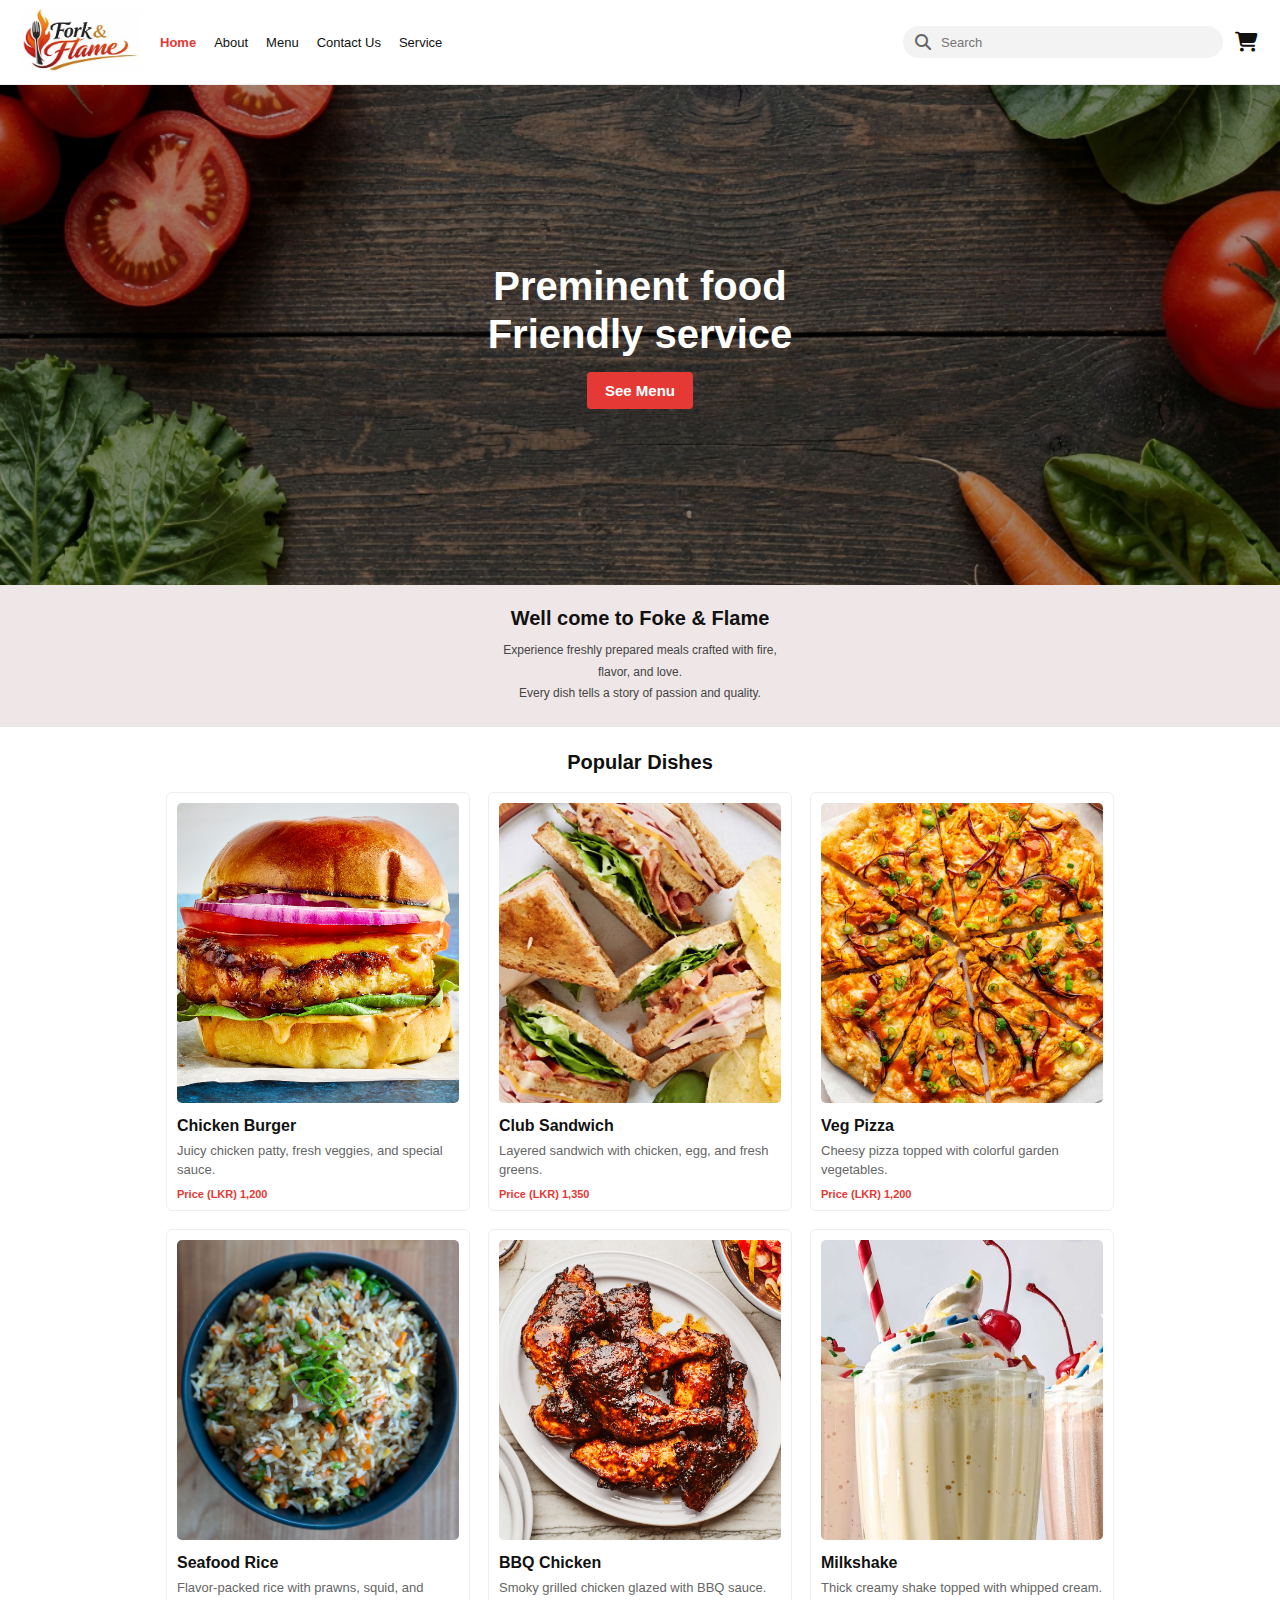
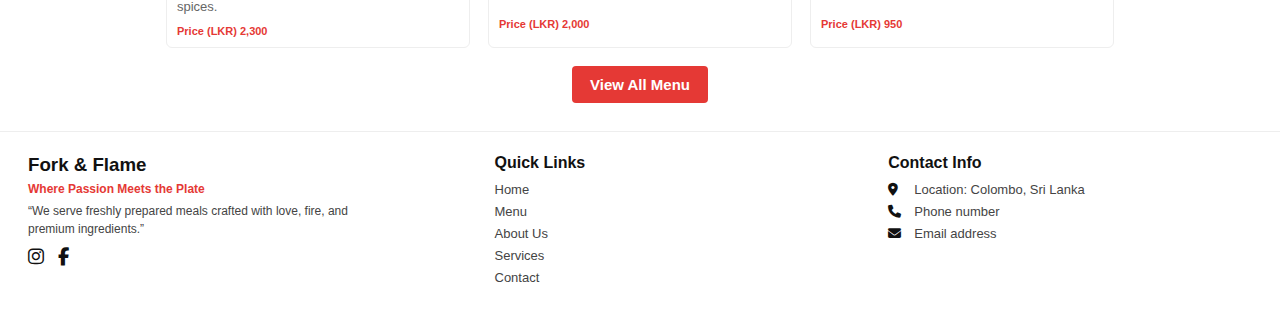
<file: Home.html>
<!DOCTYPE html>
<html lang="en">
<head>
  <meta charset="UTF-8" />
  <meta name="viewport" content="width=device-width, initial-scale=1.0"/>
  <title>Fork & Flame - Home</title>

  <link rel="stylesheet" href="https://cdnjs.cloudflare.com/ajax/libs/font-awesome/6.5.0/css/all.min.css"/>
  <link rel="stylesheet" href="css/Home.css"/>
</head>
<body>

  <!-- HEADER -->
  <header class="topbar">
    <div class="brand">
      <img src="Restaurant images/logoo.jpeg" class="brand-logo" alt="Fork & Flame Logo">
    </div>

    <nav class="nav">
      <a class="active" href="Home.html">Home</a>
      <a href="About.html">About</a>
      <a href="Menu.html">Menu</a>
      <a href="Contact.html">Contact Us</a>
      <a href="Services.html">Service</a>
    </nav>

    <div class="right-area">
      <div class="search-wrap">
        <i class="fa-solid fa-magnifying-glass"></i>
        <input id="searchInput" type="text" placeholder="Search" />
      </div>

      <button class="icon-btn" id="cartBtn" aria-label="Cart">
        <i class="fa-solid fa-cart-shopping"></i>
      </button>
    </div>
  </header>

  <!-- HERO -->
  <section class="hero">
    <div class="hero-inner">
      <h1>
        Preminent food<br/>
        Friendly service
      </h1>
      <button class="btn btn-hero" id="seeMenuBtn">See Menu</button>
    </div>
  </section>

  <!-- WELCOME -->
  <section class="welcome">
    <h2>Well come to Foke &amp; Flame</h2>
    <p>
      Experience freshly prepared meals crafted with fire,<br/>
      flavor, and love.<br/>
      Every dish tells a story of passion and quality.
    </p>
  </section>

  <!-- POPULAR DISHES -->
  <section class="popular" id="popular">
    <h2>Popular Dishes</h2>

    <div class="grid">
      <!-- Card 1 -->
      <div class="dish">
        <img src="Restaurant images/burger.avif" alt="Burger">
        <h3>Chicken Burger</h3>
        <p>Juicy chicken patty, fresh veggies, and special sauce.</p>
        <div class="price">Price (LKR) 1,200</div>
      </div>

      <!-- Card 2 -->
      <div class="dish">
        <img src="Restaurant images/sandwich.avif" alt="Sandwich">
        <h3>Club Sandwich</h3>
        <p>Layered sandwich with chicken, egg, and fresh greens.</p>
        <div class="price">Price (LKR) 1,350</div>
      </div>

      <!-- Card 3 -->
      <div class="dish">
        <img src="Restaurant images/pizza.jpg" alt="Pizza">
        <h3>Veg Pizza</h3>
        <p>Cheesy pizza topped with colorful garden vegetables.</p>
        <div class="price">Price (LKR) 1,200</div>
      </div>

      <!-- Card 4 -->
      <div class="dish">
        <img src="Restaurant images/fried_Rice.jpg" alt="Fried Rice">
        <h3>Seafood Rice</h3>
        <p>Flavor-packed rice with prawns, squid, and spices.</p>
        <div class="price">Price (LKR) 2,300</div>
      </div>

      <!-- Card 5 -->
      <div class="dish">
        <img src="Restaurant images/BBQ.webp" alt="Chicken">
        <h3>BBQ Chicken</h3>
        <p>Smoky grilled chicken glazed with BBQ sauce.</p>
        <div class="price">Price (LKR) 2,000</div>
      </div>

      <!-- Card 6 -->
      <div class="dish">
        <img src="Restaurant images/milkshake.jpg" alt="Milkshake">
        <h3>Milkshake</h3>
        <p>Thick creamy shake topped with whipped cream.</p>
        <div class="price">Price (LKR) 950</div>
      </div>
    </div>

    <div class="center">
      <a class="btn btn-main" href="Menu.html">View All Menu</a>
    </div>
  </section>

  <!-- FOOTER -->
  <footer class="footer">
    <div class="footer-col">
      <h3>Fork &amp; Flame</h3>
      <p class="tagline">Where Passion Meets the Plate</p>
      <p class="quote">“We serve freshly prepared meals crafted with love, fire, and premium ingredients.”</p>

      <div class="social">
        <i class="fa-brands fa-instagram"></i>
        <i class="fa-brands fa-facebook-f"></i>
      </div>
    </div>

    <div class="footer-col">
      <h4>Quick Links</h4>
      <ul>
        <li><a href="home.html">Home</a></li>
        <li><a href="menu.html">Menu</a></li>
        <li><a href="about.html">About Us</a></li>
        <li><a href="services.html">Services</a></li>
        <li><a href="contact.html">Contact</a></li>
      </ul>
    </div>

    <div class="footer-col">
      <h4>Contact Info</h4>
      <ul class="contact">
        <li><i class="fa-solid fa-location-dot"></i> Location: Colombo, Sri Lanka</li>
        <li><i class="fa-solid fa-phone"></i> Phone number</li>
        <li><i class="fa-solid fa-envelope"></i> Email address</li>
      </ul>
    </div>
  </footer>

  <script src="js/Home.js"></script>
</body>
</html>
</file>
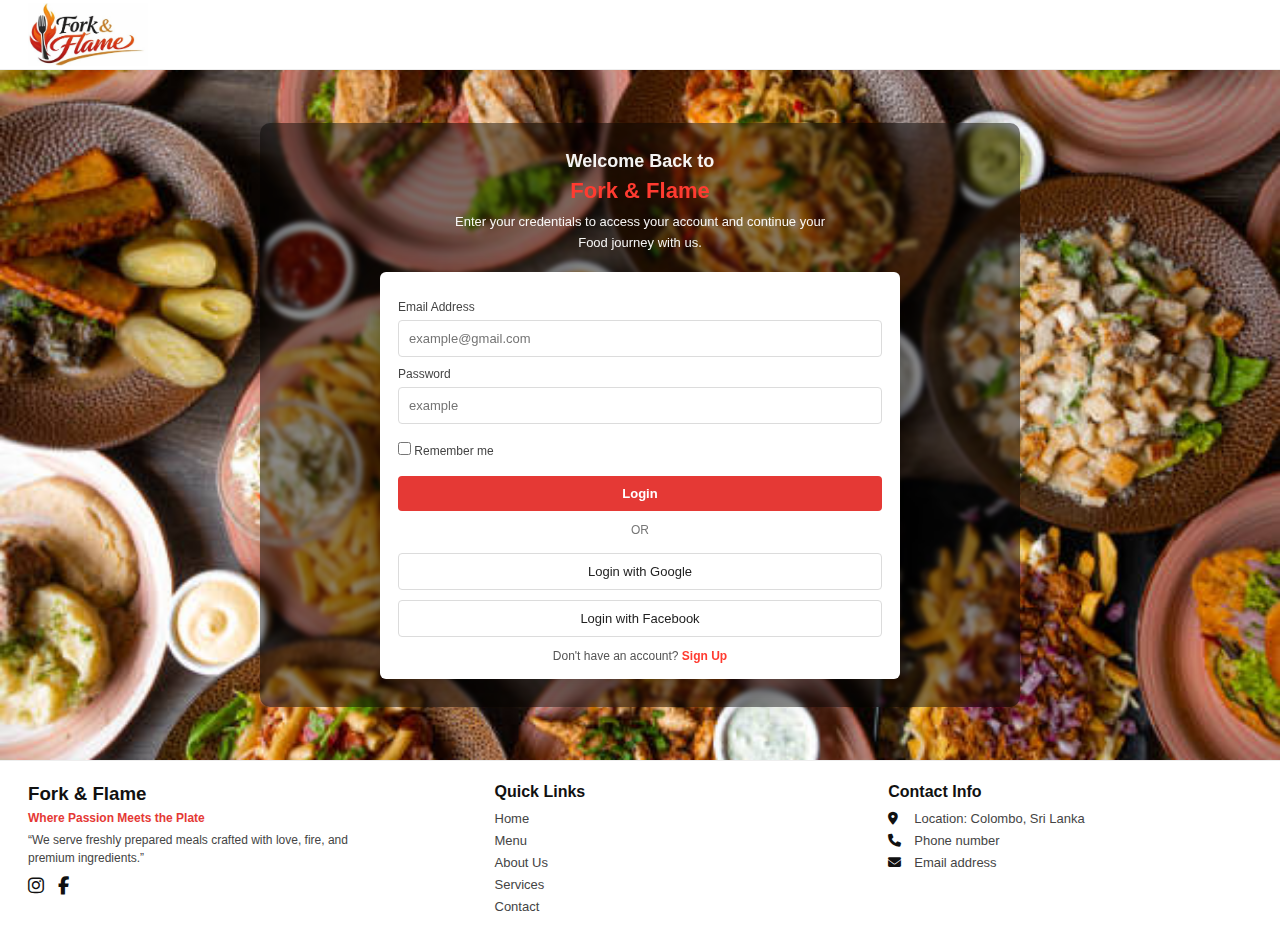
<file: Login.html>
<!DOCTYPE html>
<html lang="en">
<head>
  <meta charset="UTF-8" />
  <meta name="viewport" content="width=device-width, initial-scale=1.0"/>
  <title>Fork & Flame - Login</title>

  <!-- Icons -->
  <link rel="stylesheet" href="https://cdnjs.cloudflare.com/ajax/libs/font-awesome/6.5.0/css/all.min.css"/>

  <link rel="stylesheet" href="css/Login.css" />
</head>
<body>

  <!-- HEADER -->
  <header class="topbar">
    <div class="brand">
      <img src="Restaurant images/logoo.jpeg" alt="Fork & Flame Logo" class="brand-logo">
    </div>
  </header>

  <!-- HERO / LOGIN -->
  <main class="hero">
    <div class="overlay"></div>

    <section class="login-area">
      <h2>Welcome Back to</h2>
      <h1>Fork &amp; Flame</h1>
      <p>Enter your credentials to access your account and continue your<br/>Food journey with us.</p>

      <div class="card">
        <form id="loginForm">
          <label>Email Address</label>
          <input id="email" type="email" placeholder="example@gmail.com" />

          <label>Password</label>
          <input id="password" type="password" placeholder="example" />

          <div class="row">
            <label class="remember">
              <input id="remember" type="checkbox" />
              <span>Remember me</span>
            </label>
          </div>

          <button type="submit" class="btn btn-primary" >Login</button>

          <div class="or">OR</div>

          <button type="button" class="btn btn-outline" id="googleBtn">Login with Google</button>
          <button type="button" class="btn btn-outline" id="fbBtn">Login with Facebook</button>

          <div class="signup">
            Don't have an account?
            <a href="Register.html">Sign Up</a>
          </div>
        </form>
      </div>
    </section>
  </main>

  <!-- FOOTER -->
  <footer class="footer">
    <div class="footer-col">
      <h3>Fork &amp; Flame</h3>
      <p class="tagline">Where Passion Meets the Plate</p>
      <p class="quote">“We serve freshly prepared meals crafted with love, fire, and premium ingredients.”</p>

      <div class="social">
        <i class="fa-brands fa-instagram"></i>
        <i class="fa-brands fa-facebook-f"></i>
      </div>
    </div>

    <div class="footer-col">
      <h4>Quick Links</h4>
      <ul>
        <li><a href="home.html">Home</a></li>
        <li><a href="menu.html">Menu</a></li>
        <li><a href="about.html">About Us</a></li>
        <li><a href="services.html">Services</a></li>
        <li><a href="contact.html">Contact</a></li>
      </ul>
    </div>

    <div class="footer-col">
      <h4>Contact Info</h4>
      <ul class="contact">
        <li><i class="fa-solid fa-location-dot"></i> Location: Colombo, Sri Lanka</li>
        <li><i class="fa-solid fa-phone"></i> Phone number</li>
        <li><i class="fa-solid fa-envelope"></i> Email address</li>
      </ul>
    </div>
  </footer>

  <script src="js/Login.js"></script>
</body>
</html>
</file>
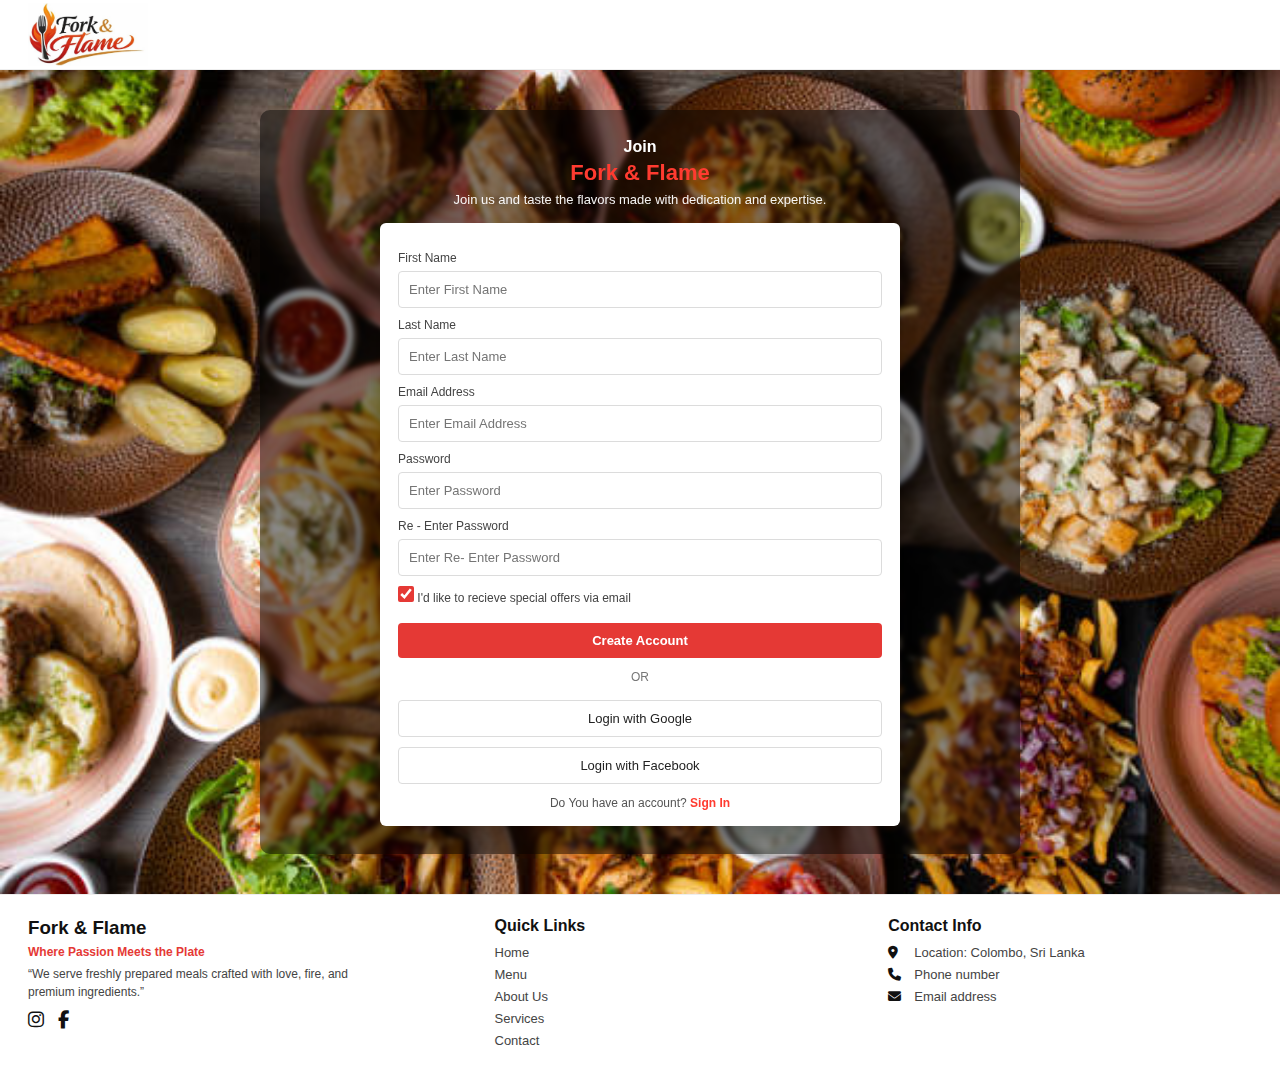
<file: Register.html>
<!DOCTYPE html>
<html lang="en">
<head>
  <meta charset="UTF-8" />
  <meta name="viewport" content="width=device-width, initial-scale=1.0"/>
  <title>Fork & Flame - Sign Up</title>

  <link rel="stylesheet" href="https://cdnjs.cloudflare.com/ajax/libs/font-awesome/6.5.0/css/all.min.css"/>
  <link rel="stylesheet" href="css/Register.css" />
</head>
<body>

  <!-- HEADER -->
  <header class="topbar">
    <div class="brand">
      <img src="Restaurant images/logoo.jpeg" alt="Fork & Flame Logo" class="brand-logo">
    </div>
  </header>

  <!-- HERO -->
  <main class="hero">
    <div class="overlay"></div>
    <section class="signup-area">

      <div class="intro">
        <h2>Join</h2>
        <h1>Fork &amp; Flame</h1>
        <p>Join us and taste the flavors made with dedication and expertise.</p>
      </div>

      <div class="card">
        <form id="signupForm">

          <label>First Name</label>
          <input id="firstName" type="text" placeholder="Enter First Name" />

          <label>Last Name</label>
          <input id="lastName" type="text" placeholder="Enter Last Name" />

          <label>Email Address</label>
          <input id="email" type="email" placeholder="Enter Email Address" />

          <label>Password</label>
          <input id="password" type="password" placeholder="Enter Password" />

          <label>Re - Enter Password</label>
          <input id="confirmPassword" type="password" placeholder="Enter Re- Enter Password" />

          <label class="checkbox-row">
            <input id="offers" type="checkbox" checked />
            <span>I'd like to recieve special offers via email</span>
          </label>

          <button type="submit" class="btn btn-primary">Create Account</button>

          <div class="or">OR</div>

          <button type="button" class="btn btn-outline" id="googleBtn">Login with Google</button>
          <button type="button" class="btn btn-outline" id="fbBtn">Login with Facebook</button>

          <div class="signin">
            Do You have an account?
            <a href="login.html">Sign In</a>
          </div>

        </form>
      </div>

    </section>
  </main>

  <!-- FOOTER -->
  <footer class="footer">
    <div class="footer-col">
      <h3>Fork &amp; Flame</h3>
      <p class="tagline">Where Passion Meets the Plate</p>
      <p class="quote">“We serve freshly prepared meals crafted with love, fire, and premium ingredients.”</p>

      <div class="social">
        <i class="fa-brands fa-instagram"></i>
        <i class="fa-brands fa-facebook-f"></i>
      </div>
    </div>

    <div class="footer-col">
      <h4>Quick Links</h4>
      <ul>
        <li><a href="home.html">Home</a></li>
        <li><a href="menu.html">Menu</a></li>
        <li><a href="about.html">About Us</a></li>
        <li><a href="services.html">Services</a></li>
        <li><a href="contact.html">Contact</a></li>
      </ul>
    </div>

    <div class="footer-col">
      <h4>Contact Info</h4>
      <ul class="contact">
        <li><i class="fa-solid fa-location-dot"></i> Location: Colombo, Sri Lanka</li>
        <li><i class="fa-solid fa-phone"></i> Phone number</li>
        <li><i class="fa-solid fa-envelope"></i> Email address</li>
      </ul>
    </div>
  </footer>

  <script src="js/Register.js"></script>
</body>
</html>
</file>
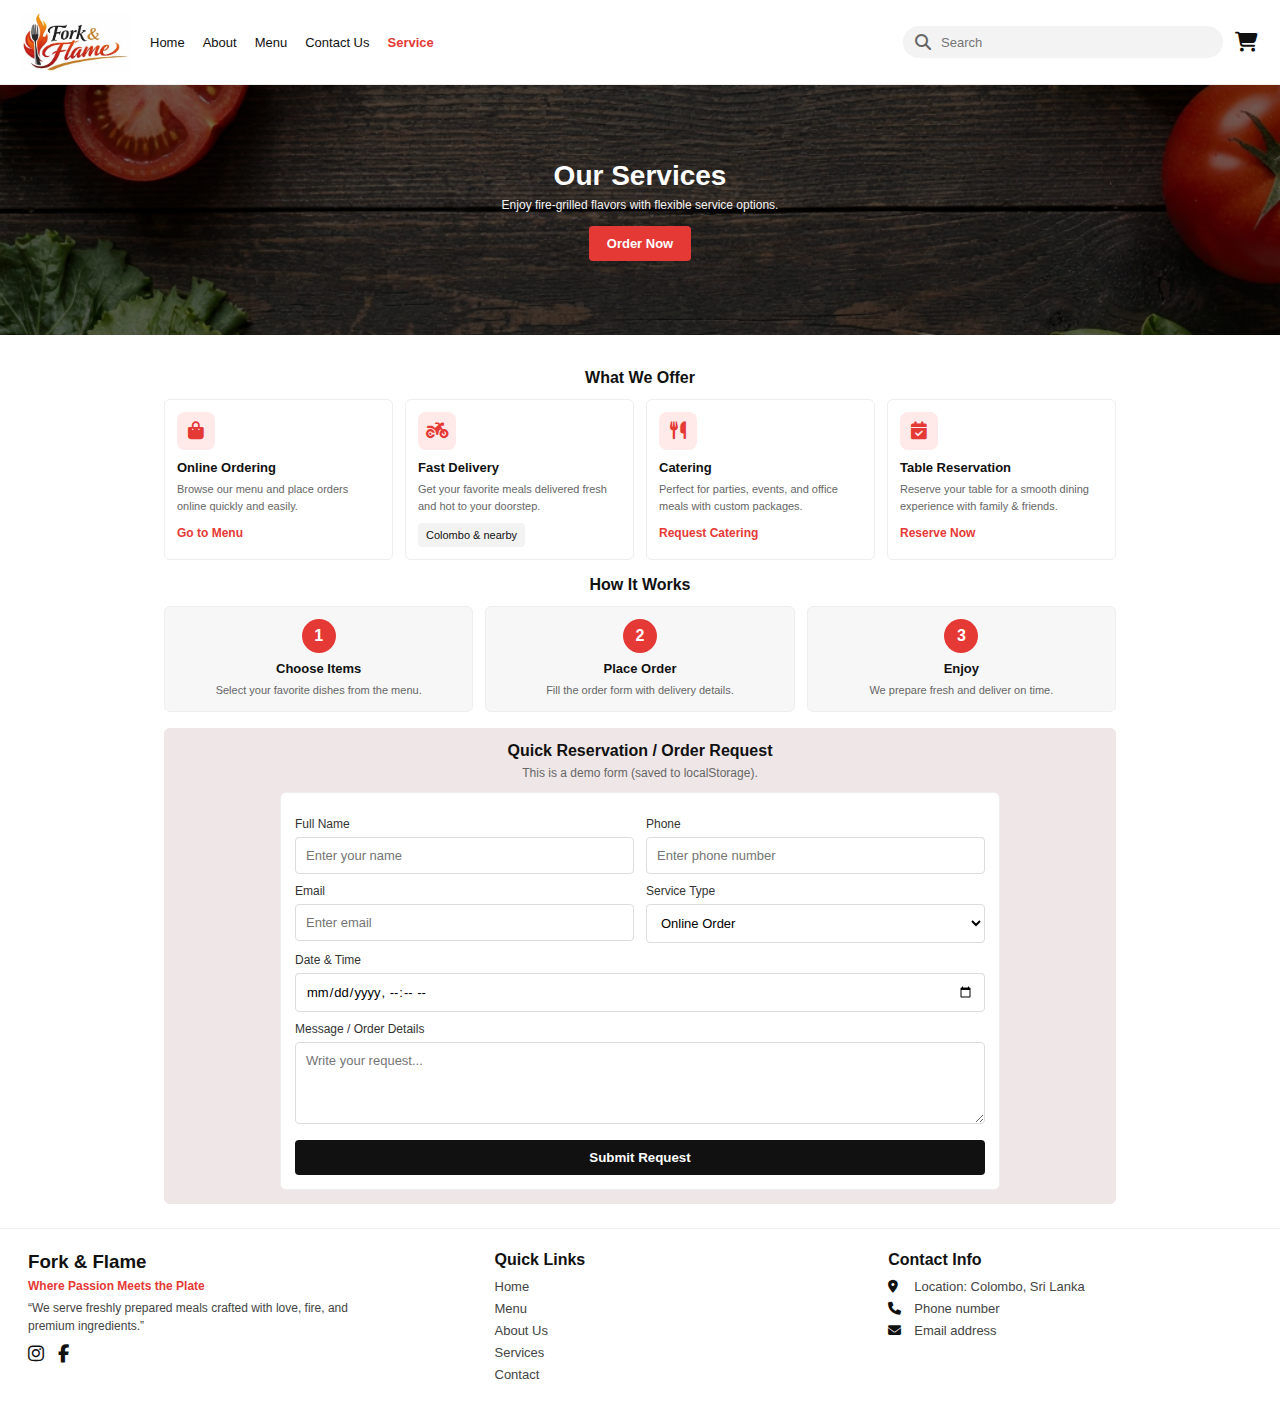
<file: Services.html>
<!DOCTYPE html>
<html lang="en">
<head>
  <meta charset="UTF-8" />
  <meta name="viewport" content="width=device-width, initial-scale=1.0"/>
  <title>Fork & Flame - Services</title>

  <link rel="stylesheet" href="https://cdnjs.cloudflare.com/ajax/libs/font-awesome/6.5.0/css/all.min.css"/>
  <link rel="stylesheet" href="css/Service.css"/>
</head>
<body>

  <!-- HEADER -->
  <header class="topbar">
    <div class="brand">
      <img src="Restaurant images/logoo.jpeg" class="brand-logo" alt="Fork & Flame Logo">
    </div>

    <nav class="nav">
      <a href="Home.html">Home</a>
      <a href="About.html">About</a>
      <a href="Menu.html">Menu</a>
      <a href="Contact.html">Contact Us</a>
      <a class="active" href="Services.html">Service</a>
    </nav>

    <div class="right-area">
      <div class="search-wrap">
        <i class="fa-solid fa-magnifying-glass"></i>
        <input type="text" placeholder="Search"/>
      </div>
      <button class="icon-btn" aria-label="Cart">
        <i class="fa-solid fa-cart-shopping"></i>
      </button>
    </div>
  </header>

  <!-- HERO -->
  <section class="hero">
    <div class="hero-inner">
      <h1>Our Services</h1>
      <p>Enjoy fire-grilled flavors with flexible service options.</p>
      <a class="btn btn-hero" href="Menu.html">Order Now</a>
    </div>
  </section>

  <main class="wrap">

    <!-- SERVICES CARDS -->
    <section class="section">
      <h2 class="title">What We Offer</h2>

      <div class="cards">
        <article class="card">
          <div class="icon"><i class="fa-solid fa-bag-shopping"></i></div>
          <h3>Online Ordering</h3>
          <p>Browse our menu and place orders online quickly and easily.</p>
          <a class="link" href="Menu.html">Go to Menu</a>
        </article>

        <article class="card">
          <div class="icon"><i class="fa-solid fa-motorcycle"></i></div>
          <h3>Fast Delivery</h3>
          <p>Get your favorite meals delivered fresh and hot to your doorstep.</p>
          <span class="tag">Colombo & nearby</span>
        </article>

        <article class="card">
          <div class="icon"><i class="fa-solid fa-utensils"></i></div>
          <h3>Catering</h3>
          <p>Perfect for parties, events, and office meals with custom packages.</p>
          <a class="link" href="Contact.html">Request Catering</a>
        </article>

        <article class="card">
          <div class="icon"><i class="fa-solid fa-calendar-check"></i></div>
          <h3>Table Reservation</h3>
          <p>Reserve your table for a smooth dining experience with family & friends.</p>
          <a class="link" href="#reserve">Reserve Now</a>
        </article>
      </div>
    </section>

    <!-- HOW IT WORKS -->
    <section class="section how">
      <h2 class="title">How It Works</h2>

      <div class="steps">
        <div class="step">
          <div class="num">1</div>
          <h4>Choose Items</h4>
          <p>Select your favorite dishes from the menu.</p>
        </div>

        <div class="step">
          <div class="num">2</div>
          <h4>Place Order</h4>
          <p>Fill the order form with delivery details.</p>
        </div>

        <div class="step">
          <div class="num">3</div>
          <h4>Enjoy</h4>
          <p>We prepare fresh and deliver on time.</p>
        </div>
      </div>
    </section>

    <!-- RESERVATION / ORDER FORM -->
    <section class="section form-section" id="reserve">
      <h2 class="title">Quick Reservation / Order Request</h2>
      <p class="subtitle">This is a demo form (saved to localStorage).</p>

      <form class="form" id="serviceForm">
        <div class="two">
          <div>
            <label>Full Name</label>
            <input id="fullName" type="text" placeholder="Enter your name">
          </div>
          <div>
            <label>Phone</label>
            <input id="phone" type="text" placeholder="Enter phone number">
          </div>
        </div>

        <div class="two">
          <div>
            <label>Email</label>
            <input id="email" type="email" placeholder="Enter email">
          </div>
          <div>
            <label>Service Type</label>
            <select id="serviceType">
              <option value="Online Order">Online Order</option>
              <option value="Delivery">Delivery</option>
              <option value="Catering">Catering</option>
              <option value="Reservation">Reservation</option>
            </select>
          </div>
        </div>

        <label>Date & Time</label>
        <input id="datetime" type="datetime-local">

        <label>Message / Order Details</label>
        <textarea id="details" rows="4" placeholder="Write your request..."></textarea>

        <button class="btn-submit" type="submit">Submit Request</button>
      </form>

      <div class="success" id="successBox">
      </div>
    </section>

  </main>

  <!-- FOOTER -->
  <footer class="footer">
    <div class="footer-col">
      <h3>Fork &amp; Flame</h3>
      <p class="tagline">Where Passion Meets the Plate</p>
      <p class="quote">“We serve freshly prepared meals crafted with love, fire, and premium ingredients.”</p>

      <div class="social">
        <i class="fa-brands fa-instagram"></i>
        <i class="fa-brands fa-facebook-f"></i>
      </div>
    </div>

    <div class="footer-col">
      <h4>Quick Links</h4>
      <ul>
        <li><a href="Home.html">Home</a></li>
        <li><a href="Menu.html">Menu</a></li>
        <li><a href="About.html">About Us</a></li>
        <li><a href="Services.html">Services</a></li>
        <li><a href="Contact.html">Contact</a></li>
      </ul>
    </div>

    <div class="footer-col">
      <h4>Contact Info</h4>
      <ul class="contact">
        <li><i class="fa-solid fa-location-dot"></i> Location: Colombo, Sri Lanka</li>
        <li><i class="fa-solid fa-phone"></i> Phone number</li>
        <li><i class="fa-solid fa-envelope"></i> Email address</li>
      </ul>
    </div>
  </footer>

  <script src="js/Service.js"></script>
</body>
</html>
</file>
<file: css/Home.css>
*{
  margin:0;
  padding:0;
  box-sizing:border-box;
  font-family: Arial, sans-serif;
}

body{
  background:#fff;
  color:#111;
}

/* HEADER */
.topbar{
  height:85px;
  display:flex;
  align-items:center;
  gap:18px;
  padding:10px 22px;
  background:#fff;
  border-bottom:1px solid #eee;
}

.brand-logo{
  width:120px;
  height:120px;
  object-fit:contain;
}

/* NAV */
.nav{
  display:flex;
  align-items:center;
  gap:18px;
}

.nav a{
  text-decoration:none;
  color:#111;
  font-size:13px;
}

.nav a.active{
  color:#e53935;
  font-weight:700;
}

/* RIGHT AREA */
.right-area{
  margin-left:auto;
  display:flex;
  align-items:center;
  gap:12px;
}

.search-wrap{
  width:min(320px, 35vw);
  display:flex;
  align-items:center;
  gap:10px;
  background:#f3f3f3;
  border-radius:20px;
  padding:8px 12px;
  color:#666;
}

.search-wrap input{
  width:100%;
  border:none;
  outline:none;
  background:transparent;
  font-size:13px;
}

.icon-btn{
  border:none;
  background:transparent;
  cursor:pointer;
  font-size:20px;
  color:#111;
}

/* HERO */
.hero{
  height:500px;
  background:url("../Restaurant images/cover.png") center/cover no-repeat;
  display:flex;
  align-items:center;
  justify-content:center;
  position:relative;
}

.hero::after{
  content:"";
  position:absolute;
  inset:0;
  background:rgba(0,0,0,0.35);
}

.hero-inner{
  position:relative;
  z-index:1;
  text-align:center;
  color:#fff;
}

.hero-inner h1{
  font-size:40px;
  font-weight:800;
  line-height:1.2;
  margin-bottom:14px;
}

.btn{
  display:inline-block;
  padding:10px 18px;
  border-radius:4px;
  border:none;
  cursor:pointer;
  font-size:15px;
  text-decoration:none;
}

.btn-hero{
  background:#e53935;
  color:#fff;
  font-weight:700;
}

.btn-hero:hover{
  filter:brightness(0.95);
}

/* WELCOME */
.welcome{
  text-align:center;
  padding:22px 12px;
  background:#efe7e7;
}

.welcome h2{
  font-size:20px;
  margin-bottom:10px;
  font-weight:800;
}

.welcome p{
  font-size:12px;
  color:#444;
  line-height:1.8;
}

/* POPULAR */
.popular{
  padding:24px 16px 28px;
  max-width:980px;
  margin:0 auto;
}

.popular h2{
  text-align:center;
  font-size:20px;
  margin-bottom:18px;
  font-weight:800;
}

.grid{
  display:grid;
  grid-template-columns:repeat(3, 1fr);
  gap:18px;
}

.dish{
  background:#fff;
  border:1px solid #eee;
  border-radius:6px;
  padding:10px;
}

.dish img{
  width:100%;
  height:300px;
  object-fit:cover;
  border-radius:5px;
}

.dish h3{
  margin-top:10px;
  font-size:16px;
  font-weight:800;
}

.dish p{
  margin-top:6px;
  font-size:13px;
  color:#666;
  line-height:1.5;
  min-height:32px;
}

.price{
  margin-top:8px;
  font-size:11px;
  font-weight:800;
  color:#e53935;
}

.center{
  display:flex;
  justify-content:center;
  margin-top:18px;
}

.btn-main{
  background:#e53935;
  color:#fff;
  font-weight:700;
}

.btn-main:hover{
  filter:brightness(0.95);
}

/* FOOTER */
.footer{
  display:grid;
  grid-template-columns: 1.2fr 1fr 1fr;
  gap:30px;
  padding:22px 28px;
  background:#fff;
  border-top:1px solid #eee;
}

.footer h3{ margin-bottom:6px; }
.footer h4{ margin-bottom:10px; }

.tagline{
  font-size:12px;
  font-weight:700;
  color:#e53935;
  margin-bottom:6px;
}

.quote{
  font-size:12px;
  color:#444;
  line-height:1.5;
  max-width:340px;
}

.social{
  margin-top:10px;
  display:flex;
  gap:14px;
  font-size:18px;
  color:#111;
}

.footer ul{ list-style:none; }
.footer ul li{
  margin:7px 0;
  font-size:13px;
  color:#444;
}
.footer ul li a{
  color:#444;
  text-decoration:none;
}
.footer ul li a:hover{ text-decoration:underline; }

.contact li{
  display:flex;
  align-items:center;
  gap:10px;
}
.contact i{
  width:16px;
  color:#111;
}

/* Responsive */
@media (max-width: 900px){
  .grid{ grid-template-columns:repeat(2, 1fr); }
}

@media (max-width: 640px){
  .nav{ display:none; }
  .search-wrap{ display:none; }
  .grid{ grid-template-columns:1fr; }
  .hero{ height:230px; }
}
</file>
<file: css/Login.css>
*{
  margin:0;
  padding:0;
  box-sizing:border-box;
  font-family: Arial, sans-serif;
}

body{
  background:#fff;
  color:#111;
}

/* HEADER */
.topbar{
  height:70px;
  display:flex;
  align-items:center;
  justify-content:space-between;
  padding:0 28px;
  background:#fff;
  border-bottom:1px solid #eee;
}

.brand{
  display:flex;
  align-items:center;
  gap:10px;
}

.brand-logo{
  width:120px;
  height:120px;
  object-fit:contain;
}

.brand-name{
  font-size:18px;
  font-weight:700;
}

.search-wrap{
  width:min(520px, 55vw);
  display:flex;
  align-items:center;
  gap:10px;
  background:#f3f3f3;
  border-radius:22px;
  padding:10px 14px;
  color:#666;
}

.search-wrap input{
  width:100%;
  border:none;
  outline:none;
  background:transparent;
  font-size:14px;
}

.top-icons{
  display:flex;
  align-items:center;
  gap:12px;
}

.icon-btn{
  border:none;
  background:transparent;
  cursor:pointer;
  font-size:20px;
  color:#111;
}

/* HERO */
.hero{
  position:relative;
  min-height:calc(100vh - 70px - 140px);
  background:url("../Restaurant images/Login background.jpg") center/cover no-repeat;
  display:flex;
  justify-content:center;
  align-items:center;
  padding:40px 16px;
}

.overlay{
  display: none;
}

.login-area{
  position:relative;
  z-index:2;
  text-align:center;
  color:#fff;
  width:min(760px, 92vw);
  padding: 28px 18px;
  border-radius: 10px;
  background:rgba(0,0,0,0.45);
  backdrop-filter: blur(2px);
}

.login-area h2{
  font-size:18px;
  font-weight:600;
  opacity:0.95;
  margin-bottom:6px;
}

.login-area h1{
  font-size:22px;
  font-weight:800;
  color:#ff3b30;
  margin-bottom:8px;
}

.login-area p{
  font-size:13px;
  line-height:1.6;
  opacity:0.95;
  margin-bottom:18px;
}

/* CARD */
.card{
  background:#fff;
  border-radius:6px;
  width:min(520px, 92vw);
  margin:16px auto 0;
  padding:18px 18px 16px;
  color:#111;
  box-shadow:0 10px 35px rgba(0,0,0,0.25);
  text-align:left;
}

.card label{
  font-size:12px;
  color:#444;
  display:block;
  margin:10px 0 6px;
}

.card input[type="email"],
.card input[type="password"]{
  width:100%;
  padding:10px 10px;
  border:1px solid #dcdcdc;
  border-radius:4px;
  outline:none;
  font-size:13px;
}

.card input:focus{
  border-color:#ff3b30;
}

.row{
  margin-top:8px;
  display:flex;
  align-items:center;
  justify-content:flex-start;
}

.remember{
  display:flex;
  align-items:center;
  gap:8px;
  font-size:12px;
  color:#444;
  cursor:pointer;
}

.remember input{
  accent-color:#ff3b30;
}

/* BUTTONS */
.btn{
  width:100%;
  padding:10px;
  border-radius:4px;
  border:none;
  cursor:pointer;
  font-size:13px;
  margin-top:12px;
}

.btn-primary{
  background:#e53935;
  color:#fff;
  font-weight:700;
}

.btn-primary:hover{
  filter:brightness(0.95);
}

.or{
  text-align:center;
  font-size:12px;
  color:#777;
  margin:12px 0 6px;
}

.btn-outline{
  background:#fff;
  border:1px solid #dcdcdc;
  color:#222;
  margin-top:10px;
}

.btn-outline:hover{
  background:#f7f7f7;
}

.signup{
  text-align:center;
  margin-top:12px;
  font-size:12px;
  color:#555;
}

.signup a{
  color:#ff3b30;
  text-decoration:none;
  font-weight:700;
}

/* FOOTER */
.footer{
  display:grid;
  grid-template-columns: 1.2fr 1fr 1fr;
  gap:30px;
  padding:22px 28px;
  background:#fff;
  border-top:1px solid #eee;
}

.footer h3{
  margin-bottom:6px;
}

.footer h4{
  margin-bottom:10px;
}

.tagline{
  font-size:12px;
  font-weight:700;
  color:#e53935;
  margin-bottom:6px;
}

.quote{
  font-size:12px;
  color:#444;
  line-height:1.5;
  max-width:340px;
}

.social{
  margin-top:10px;
  display:flex;
  gap:14px;
  font-size:18px;
  color:#111;
}

.footer ul{
  list-style:none;
}

.footer ul li{
  margin:7px 0;
  font-size:13px;
  color:#444;
}

.footer ul li a{
  color:#444;
  text-decoration:none;
}

.footer ul li a:hover{
  text-decoration:underline;
}

.contact li{
  display:flex;
  align-items:center;
  gap:10px;
}

.contact i{
  width:16px;
  color:#111;
}

/* Responsive */
@media (max-width: 820px){
  .footer{
    grid-template-columns:1fr;
  }
  .search-wrap{
    display:none;
  }
}
</file>
<file: css/Register.css>
*{
  margin:0;
  padding:0;
  box-sizing:border-box;
  font-family: Arial, sans-serif;
}

body{
  background:#fff;
  color:#111;
}

/* HEADER */
.topbar{
  height: 70px;
  display:flex;
  align-items:center;
  justify-content:space-between;
  padding:10px 28px;
  background:#fff;
  border-bottom:1px solid #eee;
}

.brand{
  display:flex;
  align-items:center;
  gap:10px;
}

.brand-logo{
  width:120px;
  height:120px;
  object-fit:contain;
}


.brand-name{
  font-size:18px;
  font-weight:700;
}

.search-wrap{
  margin-left:auto;
  width:min(520px, 55vw);
  display:flex;
  align-items:center;
  gap:10px;
  background:#f3f3f3;
  border-radius:22px;
  padding:10px 14px;
  color:#666;
}

.search-wrap input{
  width:100%;
  border:none;
  outline:none;
  background:transparent;
  font-size:14px;
}

.icon-btn{
  border:none;
  background:transparent;
  cursor:pointer;
  font-size:20px;
  color:#111;
}

/* HERO */
.hero{
  min-height:calc(100vh - 70px - 140px);
  background:url("../Restaurant images/Login background.jpg") center/cover no-repeat;
  display:flex;
  justify-content:center;
  align-items:center;
  padding:40px 16px;
}

/* Black box ONLY */
.signup-area{
  width:min(760px, 92vw);
  padding:28px 18px;
  border-radius:10px;
  background:rgba(0,0,0,0.45);
  backdrop-filter: blur(2px);
  color:#fff;
  text-align:center;
}

/* Intro text */
.intro h2{
  font-size:16px;
  font-weight:700;
  margin-bottom:4px;
}

.intro h1{
  font-size:22px;
  font-weight:800;
  color:#ff3b30;
  margin-bottom:6px;
}

.intro p{
  font-size:13px;
  opacity:0.95;
  margin-bottom:16px;
}

/* CARD */
.card{
  background:#fff;
  border-radius:6px;
  width:min(520px, 92vw);
  margin:0 auto;
  padding:18px 18px 16px;
  color:#111;
  box-shadow:0 10px 35px rgba(0,0,0,0.25);
  text-align:left;
}

.card label{
  font-size:12px;
  color:#444;
  display:block;
  margin:10px 0 6px;
}

.card input{
  width:100%;
  padding:10px 10px;
  border:1px solid #dcdcdc;
  border-radius:4px;
  outline:none;
  font-size:13px;
}

.card input:focus{
  border-color:#ff3b30;
}

.offers{
  display:flex;
  align-items:center;
  gap:8px;
  font-size:12px;
  color:#444;
  cursor:pointer;
  margin-top:10px;
}

.offers input{
  accent-color:#ff3b30;
}

/* BUTTONS */
.btn{
  width:100%;
  padding:10px;
  border-radius:4px;
  border:none;
  cursor:pointer;
  font-size:13px;
  margin-top:12px;
}

.btn-primary{
  background:#e53935;
  color:#fff;
  font-weight:700;
}

.btn-primary:hover{
  filter:brightness(0.95);
}

.or{
  text-align:center;
  font-size:12px;
  color:#777;
  margin:12px 0 6px;
}

.btn-outline{
  background:#fff;
  border:1px solid #dcdcdc;
  color:#222;
  margin-top:10px;
}

.btn-outline:hover{
  background:#f7f7f7;
}

.signin{
  text-align:center;
  margin-top:12px;
  font-size:12px;
  color:#555;
}

.signin a{
  color:#ff3b30;
  text-decoration:none;
  font-weight:700;
}

/* FOOTER */
.footer{
  display:grid;
  grid-template-columns: 1.2fr 1fr 1fr;
  gap:30px;
  padding:22px 28px;
  background:#fff;
  border-top:1px solid #eee;
}

.footer h3{ margin-bottom:6px; }
.footer h4{ margin-bottom:10px; }

.tagline{
  font-size:12px;
  font-weight:700;
  color:#e53935;
  margin-bottom:6px;
}

.quote{
  font-size:12px;
  color:#444;
  line-height:1.5;
  max-width:340px;
}

.social{
  margin-top:10px;
  display:flex;
  gap:14px;
  font-size:18px;
  color:#111;
}

.footer ul{ list-style:none; }
.footer ul li{
  margin:7px 0;
  font-size:13px;
  color:#444;
}
.footer ul li a{
  color:#444;
  text-decoration:none;
}
.footer ul li a:hover{ text-decoration:underline; }

.contact li{
  display:flex;
  align-items:center;
  gap:10px;
}
.contact i{
  width:16px;
  color:#111;
}

.checkbox-row{
  display:flex;
  align-items:center;      
  gap:10px;                
  font-size:13px;
  color:#444;
  margin:12px 0 6px;
  cursor:pointer;
}

.checkbox-row input[type="checkbox"]{
  width:16px;
  height:16px;
  accent-color:#e53935;    
  cursor:pointer;
}


/* Responsive */
@media (max-width: 820px){
  .footer{ grid-template-columns:1fr; }
  .search-wrap{ display:none; }
}
</file>
<file: css/Service.css>
*{margin:0;padding:0;box-sizing:border-box;font-family:Arial, sans-serif;}
body{background:#fff;color:#111;}

/* HEADER */
.topbar{
  min-height:85px;
  display:flex;
  align-items:center;
  gap:18px;
  padding:10px 22px;
  background:#fff;
  border-bottom:1px solid #eee;
}
.brand-logo{width:110px;height:60px;object-fit:contain;display:block;}
.nav{display:flex;align-items:center;gap:18px;}
.nav a{text-decoration:none;color:#111;font-size:13px;}
.nav a.active{color:#e53935;font-weight:700;}
.right-area{margin-left:auto;display:flex;align-items:center;gap:12px;}
.search-wrap{
  width:min(320px, 35vw);
  display:flex;
  align-items:center;
  gap:10px;
  background:#f3f3f3;
  border-radius:20px;
  padding:8px 12px;
  color:#666;
}
.search-wrap input{width:100%;border:none;outline:none;background:transparent;font-size:13px;}
.icon-btn{border:none;background:transparent;cursor:pointer;font-size:20px;color:#111;}

/* HERO */
.hero{
  height:250px;
  background:url("../Restaurant images/cover.png") center/cover no-repeat;
  position:relative;
  display:flex;
  align-items:center;
  justify-content:center;
}
.hero::after{content:"";position:absolute;inset:0;background:rgba(0,0,0,0.55);}
.hero-inner{position:relative;z-index:1;text-align:center;color:#fff;}
.hero-inner h1{font-size:28px;font-weight:900;margin-bottom:6px;}
.hero-inner p{font-size:12px;opacity:0.95;margin-bottom:14px;}

.btn{
  display:inline-block;
  padding:10px 18px;
  border-radius:4px;
  border:none;
  cursor:pointer;
  font-size:13px;
  text-decoration:none;
}
.btn-hero{background:#e53935;color:#fff;font-weight:700;}
.btn-hero:hover{filter:brightness(0.95);}

/* WRAP */
.wrap{max-width:980px;margin:0 auto;padding:18px 14px 24px;}
.section{margin-top:16px;}
.title{text-align:center;font-size:16px;font-weight:900;margin-bottom:12px;}
.subtitle{text-align:center;font-size:12px;color:#666;margin-top:-6px;margin-bottom:12px;}

/* CARDS */
.cards{
  display:grid;
  grid-template-columns:repeat(4, 1fr);
  gap:12px;
}
.card{
  background:#fff;
  border:1px solid #eee;
  border-radius:6px;
  padding:12px;
  text-align:left;
}
.card .icon{
  width:38px;height:38px;border-radius:8px;
  background:#ffe9e9;
  display:flex;align-items:center;justify-content:center;
  margin-bottom:10px;
}
.card .icon i{color:#e53935;font-size:18px;}
.card h3{font-size:13px;font-weight:900;margin-bottom:6px;}
.card p{font-size:11px;color:#666;line-height:1.5;margin-bottom:8px;min-height:34px;}
.link{font-size:12px;color:#e53935;font-weight:800;text-decoration:none;}
.link:hover{text-decoration:underline;}
.tag{display:inline-block;font-size:11px;color:#111;background:#f3f3f3;border-radius:4px;padding:6px 8px;}

/* STEPS */
.steps{
  display:grid;
  grid-template-columns:repeat(3, 1fr);
  gap:12px;
}
.step{
  background:#f7f7f7;
  border:1px solid #eee;
  border-radius:6px;
  padding:12px;
  text-align:center;
}
.num{
  width:34px;height:34px;border-radius:50%;
  background:#e53935;color:#fff;
  display:flex;align-items:center;justify-content:center;
  margin:0 auto 8px;
  font-weight:900;
}
.step h4{font-size:13px;font-weight:900;margin-bottom:6px;}
.step p{font-size:11px;color:#666;line-height:1.5;}

/* FORM */
.form-section{
  background:#efe7e7;
  border-radius:6px;
  padding:14px;
}
.form{
  max-width:720px;
  margin:0 auto;
  background:#fff;
  border:1px solid #eee;
  border-radius:6px;
  padding:14px;
}
.form label{display:block;font-size:12px;color:#333;margin:10px 0 6px;}
.form input, .form select, .form textarea{
  width:100%;
  padding:10px;
  border:1px solid #dcdcdc;
  border-radius:4px;
  outline:none;
  font-size:13px;
  background:#fff;
}
.form input:focus, .form select:focus, .form textarea:focus{border-color:#e53935;}
.two{display:grid;grid-template-columns:1fr 1fr;gap:12px;}

.btn-submit{
  width:100%;
  margin-top:12px;
  padding:10px;
  border:none;
  border-radius:4px;
  cursor:pointer;
  background:#111;
  color:#fff;
  font-weight:800;
}
.btn-submit:hover{filter:brightness(0.95);}

.success{
  display:none;
  max-width:720px;
  margin:10px auto 0;
  background:#eaffea;
  border:1px solid #b8f0b8;
  color:#145214;
  padding:10px;
  border-radius:6px;
  font-size:12px;
}

/* FOOTER */
.footer{
  display:grid;
  grid-template-columns: 1.2fr 1fr 1fr;
  gap:30px;
  padding:22px 28px;
  background:#fff;
  border-top:1px solid #eee;
}
.footer h3{margin-bottom:6px;}
.footer h4{margin-bottom:10px;}
.tagline{font-size:12px;font-weight:700;color:#e53935;margin-bottom:6px;}
.quote{font-size:12px;color:#444;line-height:1.5;max-width:340px;}
.social{margin-top:10px;display:flex;gap:14px;font-size:18px;color:#111;}
.footer ul{list-style:none;}
.footer ul li{margin:7px 0;font-size:13px;color:#444;}
.footer ul li a{color:#444;text-decoration:none;}
.footer ul li a:hover{text-decoration:underline;}
.contact li{display:flex;align-items:center;gap:10px;}
.contact i{width:16px;color:#111;}

/* Responsive */
@media (max-width: 980px){
  .cards{grid-template-columns:repeat(2, 1fr);}
}
@media (max-width: 640px){
  .nav{display:none;}
  .search-wrap{display:none;}
  .cards{grid-template-columns:1fr;}
  .steps{grid-template-columns:1fr;}
  .two{grid-template-columns:1fr;}
  .hero{height:230px;}
}
</file>
